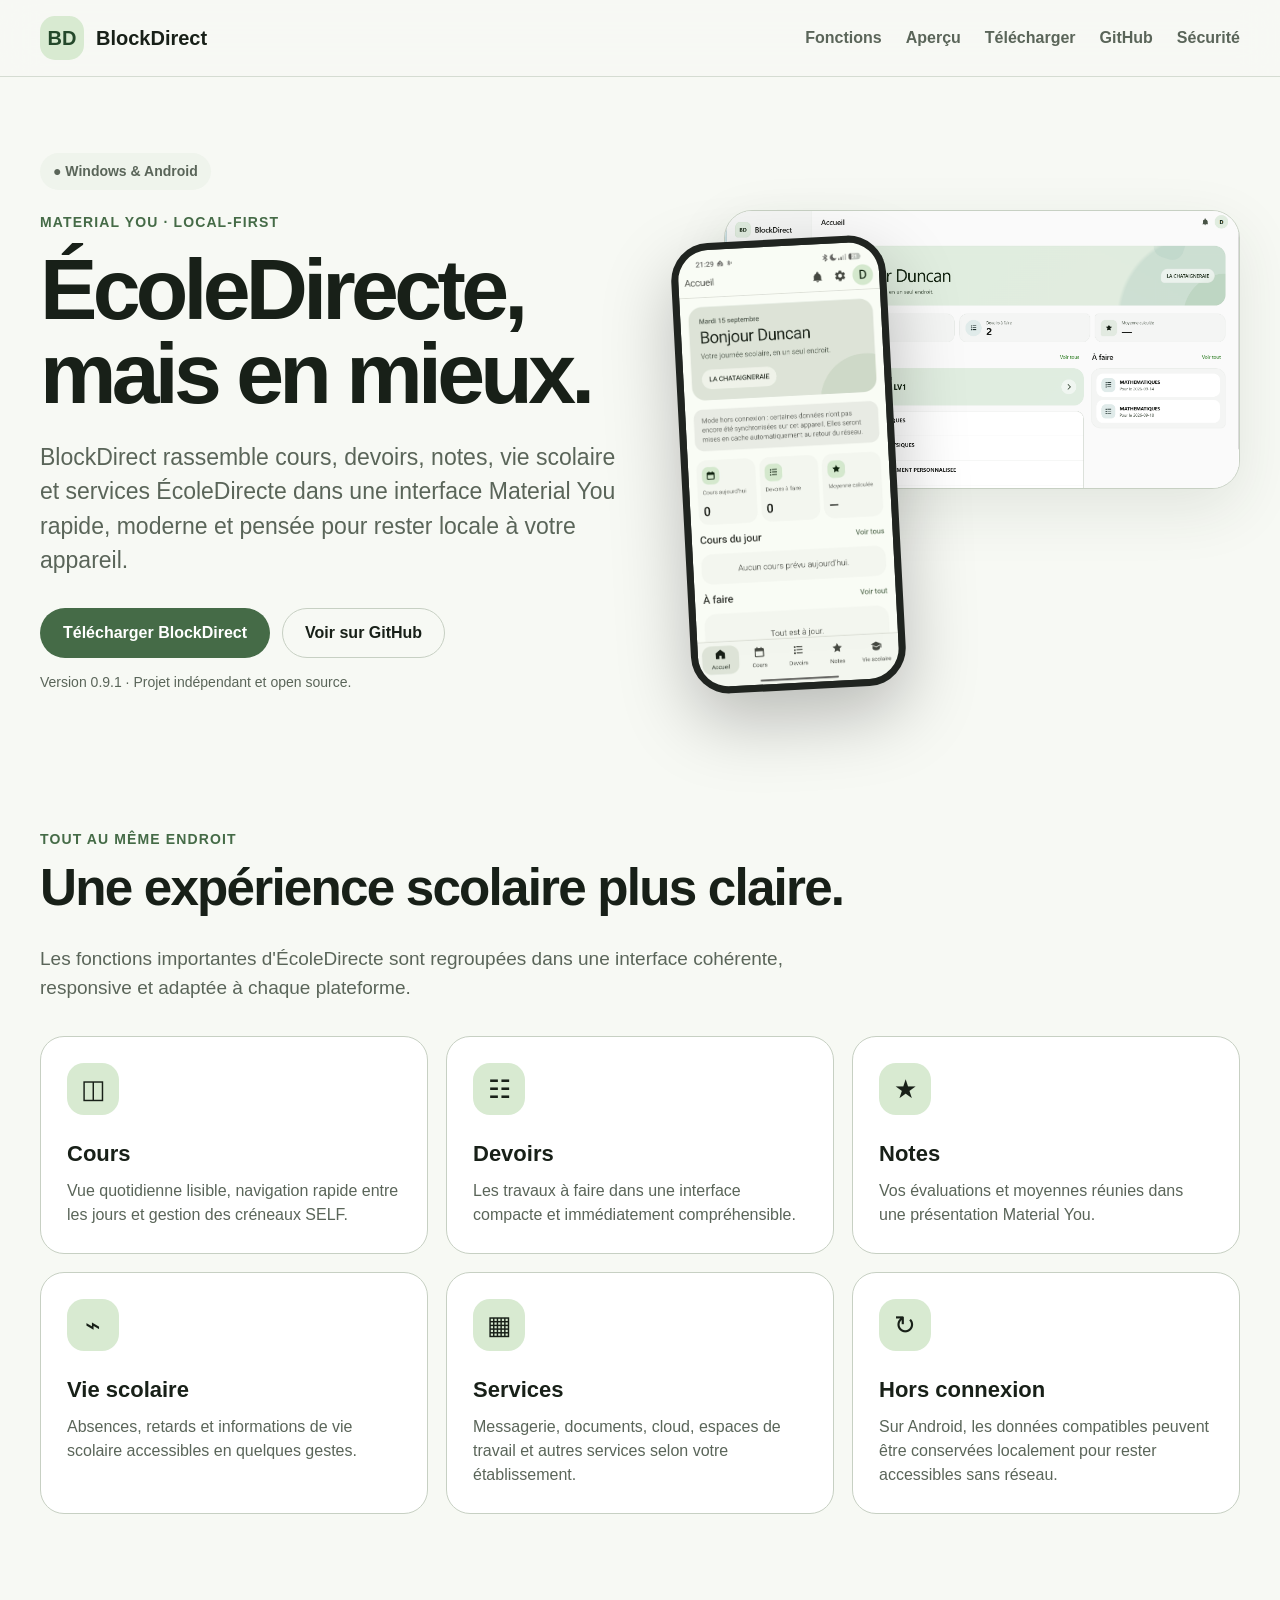
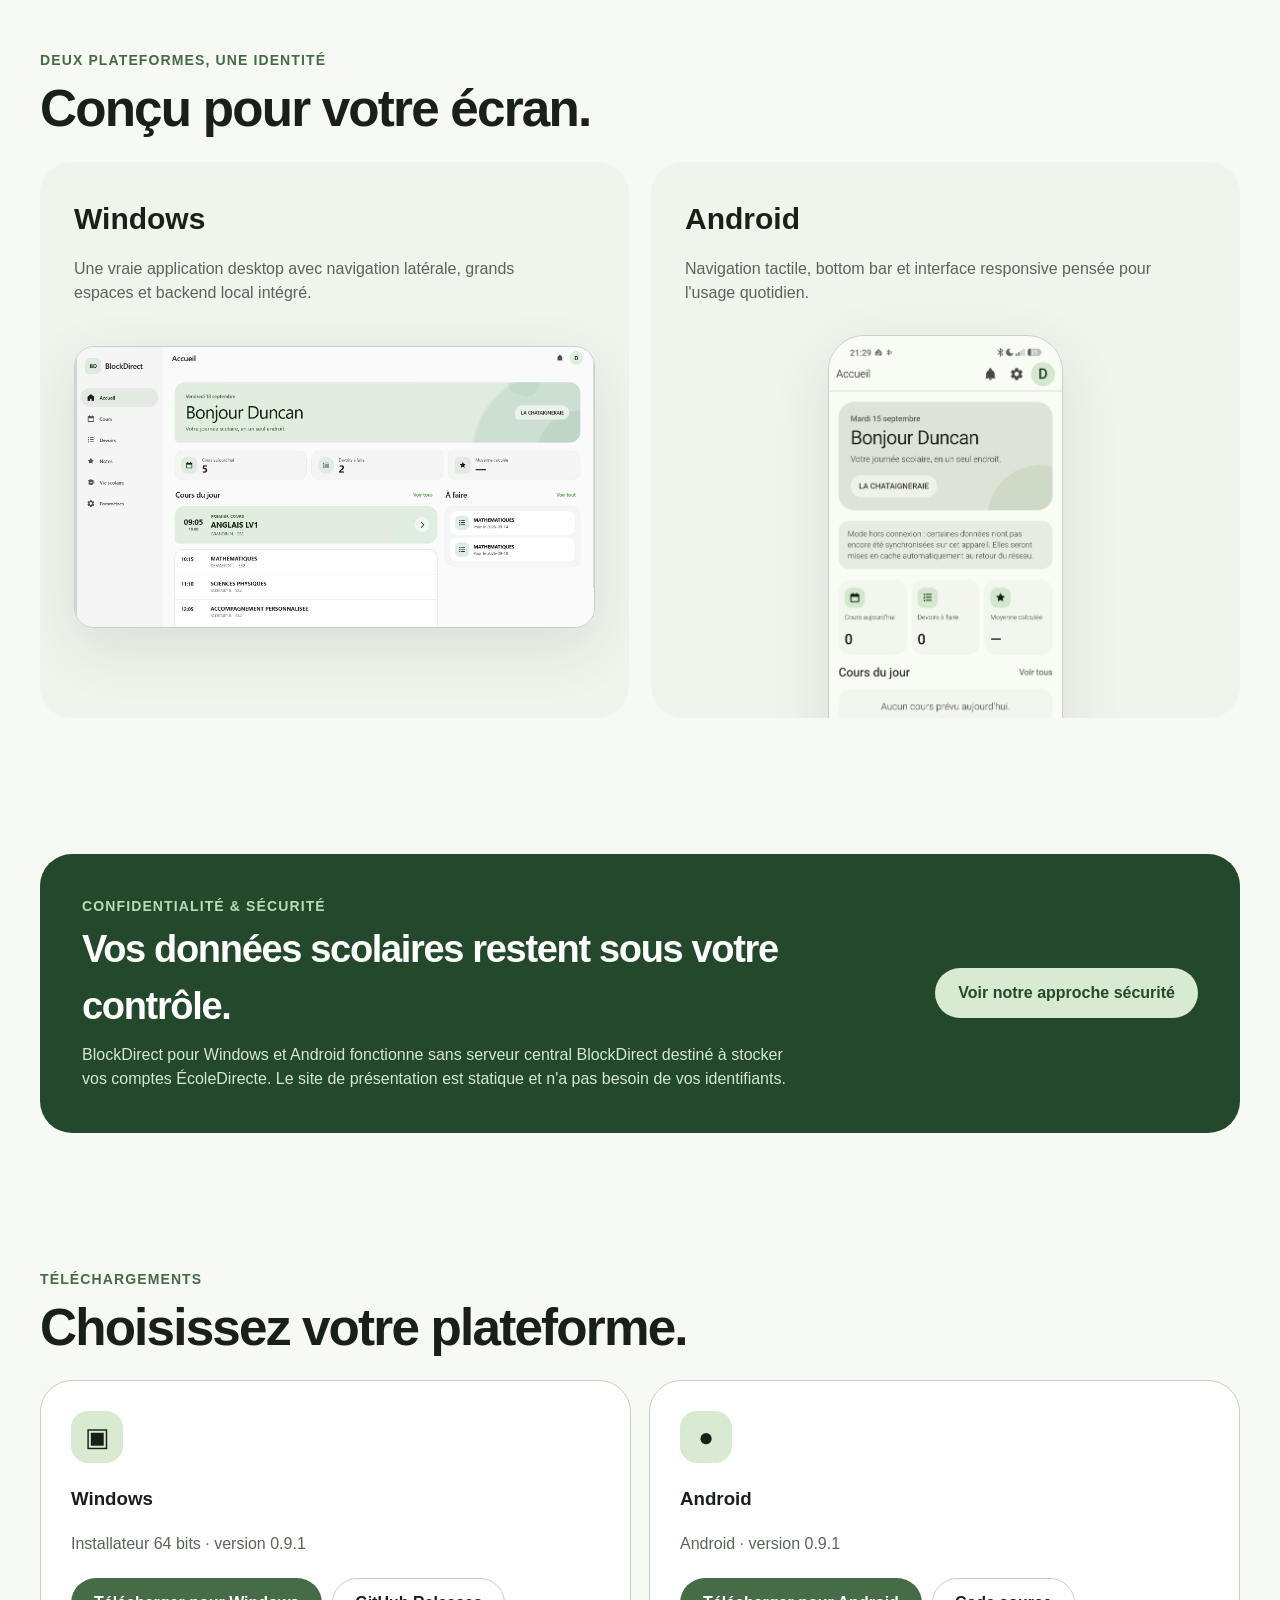
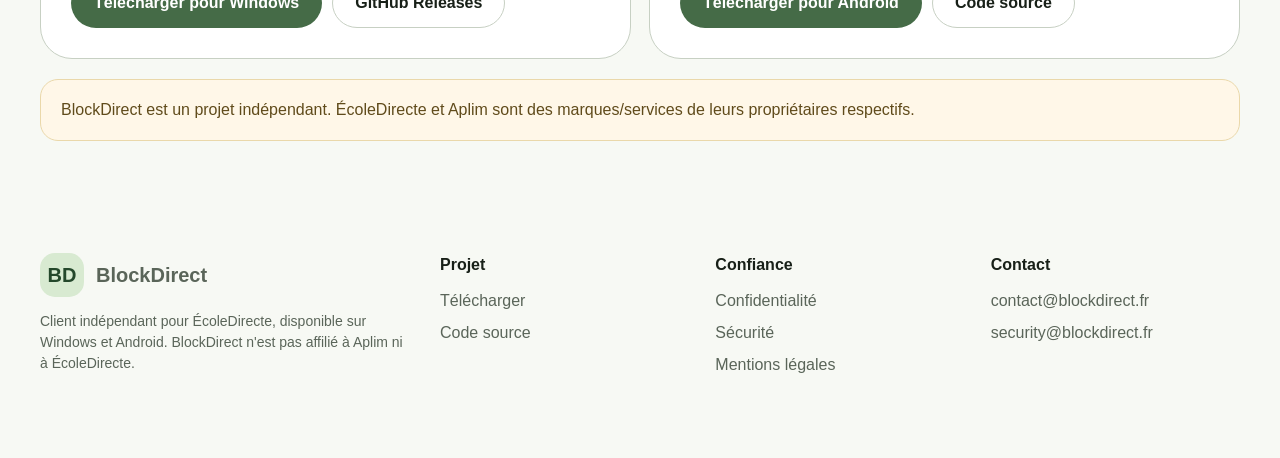
<file: index.html>
<!doctype html><html lang="fr"><head>
<meta charset="utf-8"><meta name="viewport" content="width=device-width,initial-scale=1">
<meta name="theme-color" content="#f7f9f4"><meta name="description" content="BlockDirect — une expérience Material You moderne pour ÉcoleDirecte sur Windows et Android.">
<title>BlockDirect — ÉcoleDirecte, autrement</title><link rel="icon" href="assets/favicon.svg"><link rel="stylesheet" href="style.css">
</head><body>
<header>
  <div class="wrap nav">
    <a class="brand" href="index.html"><span class="logo">BD</span><span>BlockDirect</span></a>
    <nav class="links" aria-label="Navigation principale">
      <a href="index.html#features">Fonctions</a>
      <a href="index.html#screens">Aperçu</a>
      <a href="index.html#downloads">Télécharger</a>
      <a data-github href="#">GitHub</a>
      <a href="security.html">Sécurité</a>
    </nav>
    <a class="btn tonal mobile-menu" href="index.html#downloads">Télécharger</a>
  </div>
</header>

<main>
<section class="hero"><div class="wrap hero-grid">
  <div>
    <span class="platform-pill">● Windows & Android</span>
    <div class="eyebrow" style="margin-top:22px">Material You · local-first</div>
    <h1>ÉcoleDirecte,<br>mais en mieux.</h1>
    <p class="lead">BlockDirect rassemble cours, devoirs, notes, vie scolaire et services ÉcoleDirecte dans une interface Material You rapide, moderne et pensée pour rester locale à votre appareil.</p>
    <div class="actions"><a class="btn primary" href="#downloads">Télécharger BlockDirect</a><a class="btn outline" data-github href="#">Voir sur GitHub</a></div>
    <p class="small">Version <span data-version></span> · Projet indépendant et open source.</p>
  </div>
  <div class="hero-art" aria-label="Aperçu de BlockDirect sur Windows et Android">
    <div class="desktop-card"><img src="assets/blockdirect-windows.png" alt="BlockDirect sur Windows"></div>
    <div class="phone"><img src="assets/blockdirect-android.jpg" alt="BlockDirect sur Android"></div>
  </div>
</div></section>

<section class="section" id="features"><div class="wrap">
  <div class="eyebrow">Tout au même endroit</div><h2>Une expérience scolaire plus claire.</h2>
  <p class="section-intro">Les fonctions importantes d'ÉcoleDirecte sont regroupées dans une interface cohérente, responsive et adaptée à chaque plateforme.</p>
  <div class="features">
    <article class="card"><div class="icon">◫</div><h3>Cours</h3><p>Vue quotidienne lisible, navigation rapide entre les jours et gestion des créneaux SELF.</p></article>
    <article class="card"><div class="icon">☷</div><h3>Devoirs</h3><p>Les travaux à faire dans une interface compacte et immédiatement compréhensible.</p></article>
    <article class="card"><div class="icon">★</div><h3>Notes</h3><p>Vos évaluations et moyennes réunies dans une présentation Material You.</p></article>
    <article class="card"><div class="icon">⌁</div><h3>Vie scolaire</h3><p>Absences, retards et informations de vie scolaire accessibles en quelques gestes.</p></article>
    <article class="card"><div class="icon">▦</div><h3>Services</h3><p>Messagerie, documents, cloud, espaces de travail et autres services selon votre établissement.</p></article>
    <article class="card"><div class="icon">↻</div><h3>Hors connexion</h3><p>Sur Android, les données compatibles peuvent être conservées localement pour rester accessibles sans réseau.</p></article>
  </div>
</div></section>

<section class="section" id="screens"><div class="wrap">
  <div class="eyebrow">Deux plateformes, une identité</div><h2>Conçu pour votre écran.</h2>
  <div class="showcase">
    <article class="showcase-card"><h3>Windows</h3><p>Une vraie application desktop avec navigation latérale, grands espaces et backend local intégré.</p><img src="assets/blockdirect-windows.png" alt="Interface Windows de BlockDirect"></article>
    <article class="showcase-card mobile"><h3>Android</h3><p>Navigation tactile, bottom bar et interface responsive pensée pour l'usage quotidien.</p><img src="assets/blockdirect-android.jpg" alt="Interface Android de BlockDirect"></article>
  </div>
</div></section>

<section class="section"><div class="wrap">
  <div class="security-banner">
    <div><div class="eyebrow" style="color:#b9dbba">Confidentialité & sécurité</div><h2 style="margin:4px 0 0;font-size:38px">Vos données scolaires restent sous votre contrôle.</h2><p>BlockDirect pour Windows et Android fonctionne sans serveur central BlockDirect destiné à stocker vos comptes ÉcoleDirecte. Le site de présentation est statique et n'a pas besoin de vos identifiants.</p></div>
    <a class="btn tonal" href="security.html">Voir notre approche sécurité</a>
  </div>
</div></section>

<section class="section" id="downloads"><div class="wrap">
  <div class="eyebrow">Téléchargements</div><h2>Choisissez votre plateforme.</h2>
  <div class="downloads">
    <article class="download-card"><div class="icon">▣</div><h3>Windows</h3><p class="meta">Installateur 64 bits · version <span data-version></span></p><div class="download-actions"><a class="btn primary" data-windows href="#">Télécharger pour Windows</a><a class="btn outline" data-github href="#">GitHub Releases</a></div></article>
    <article class="download-card"><div class="icon">●</div><h3>Android</h3><p class="meta">Android · version <span data-version></span></p><div class="download-actions"><a class="btn primary" data-play href="#">Télécharger pour Android</a><a class="btn outline" data-github href="#">Code source</a></div></article>
  </div>
  <div class="notice">BlockDirect est un projet indépendant. ÉcoleDirecte et Aplim sont des marques/services de leurs propriétaires respectifs.</div>
</div></section>
</main>
<footer>
  <div class="wrap footer-grid">
    <div>
      <div class="brand"><span class="logo">BD</span><span>BlockDirect</span></div>
      <p class="small">Client indépendant pour ÉcoleDirecte, disponible sur Windows et Android. BlockDirect n'est pas affilié à Aplim ni à ÉcoleDirecte.</p>
    </div>
    <div><h4>Projet</h4><a href="index.html#downloads">Télécharger</a><a data-github href="#">Code source</a></div>
    <div><h4>Confiance</h4><a href="privacy.html">Confidentialité</a><a href="security.html">Sécurité</a><a href="legal.html">Mentions légales</a></div>
    <div><h4>Contact</h4><a data-contact href="#">contact</a><a data-security href="#">sécurité</a></div>
  </div>
</footer>
<script src="config.js"></script><script src="app.js"></script>
</body></html>
</file>
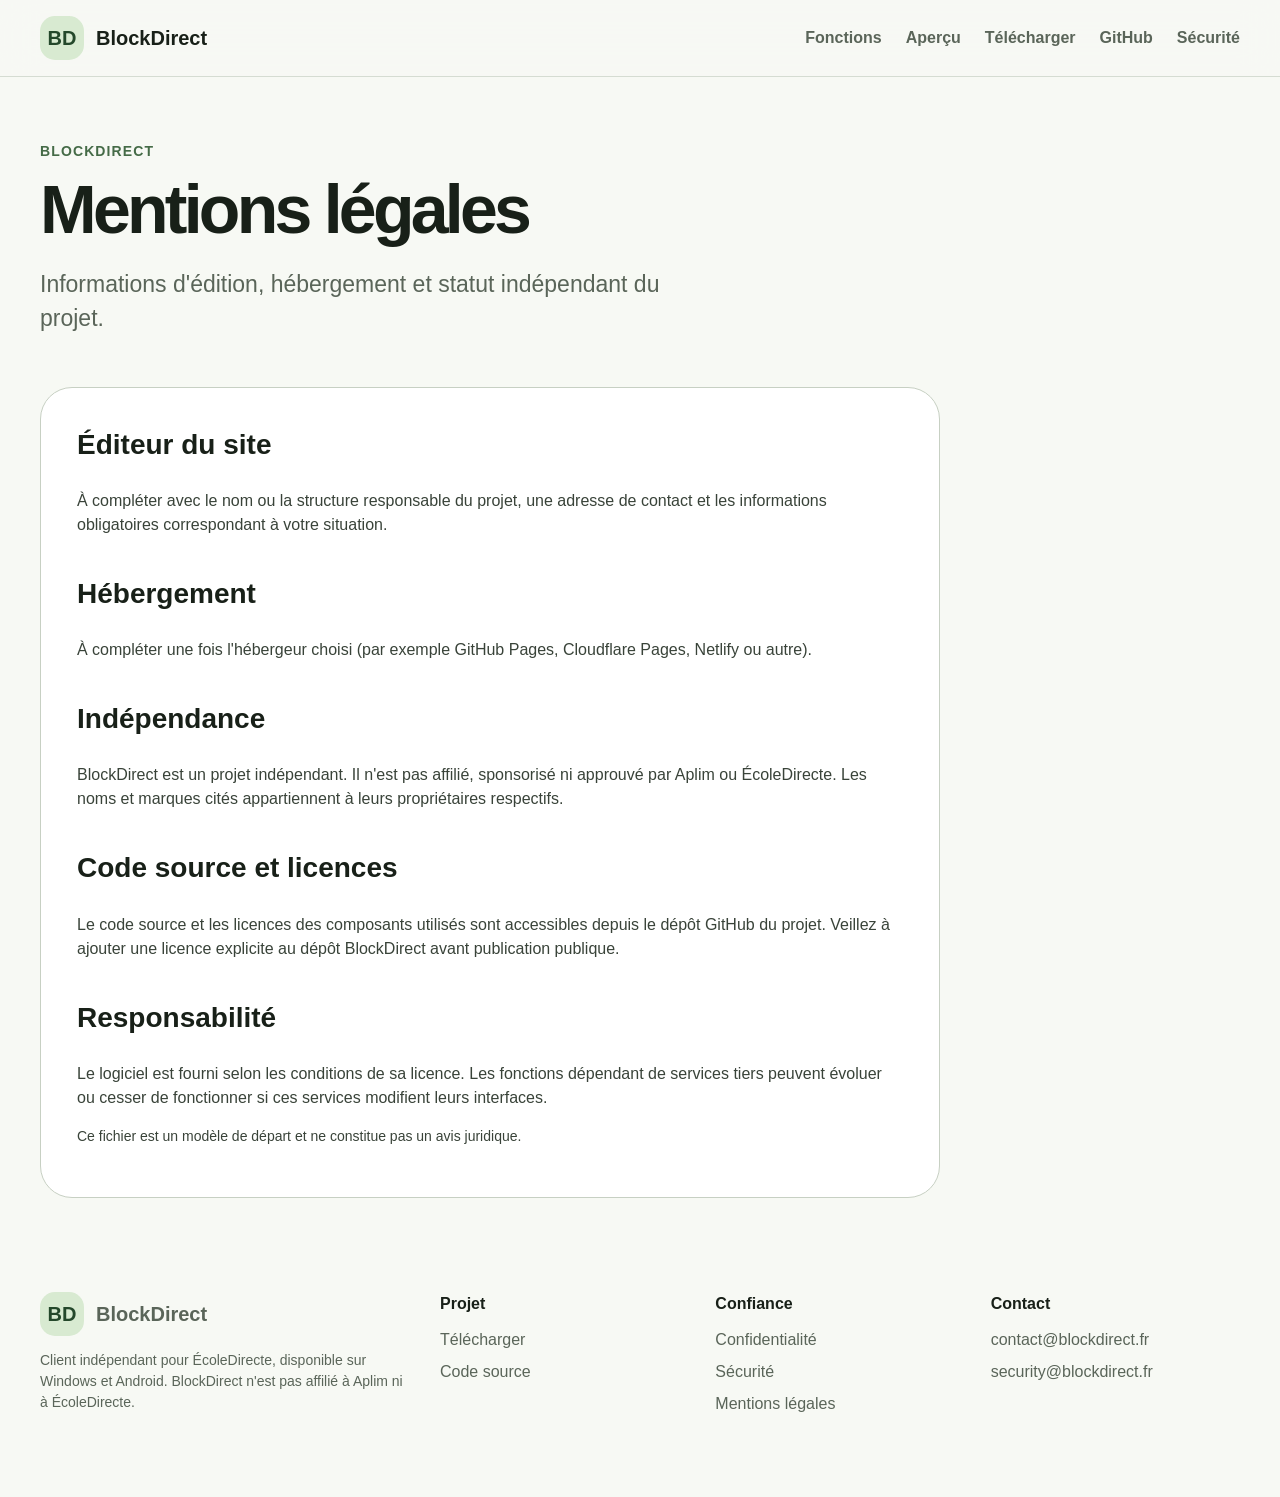
<file: legal.html>
<!doctype html><html lang="fr"><head><meta charset="utf-8"><meta name="viewport" content="width=device-width,initial-scale=1">
<meta name="theme-color" content="#f7f9f4"><title>Mentions légales — BlockDirect</title><link rel="icon" href="assets/favicon.svg"><link rel="stylesheet" href="style.css"></head>
<body>
<header>
  <div class="wrap nav">
    <a class="brand" href="index.html"><span class="logo">BD</span><span>BlockDirect</span></a>
    <nav class="links" aria-label="Navigation principale">
      <a href="index.html#features">Fonctions</a>
      <a href="index.html#screens">Aperçu</a>
      <a href="index.html#downloads">Télécharger</a>
      <a data-github href="#">GitHub</a>
      <a href="security.html">Sécurité</a>
    </nav>
    <a class="btn tonal mobile-menu" href="index.html#downloads">Télécharger</a>
  </div>
</header>
<main><section class="page-hero"><div class="wrap"><div class="eyebrow">BlockDirect</div><h1>Mentions légales</h1><p class="lead">Informations d'édition, hébergement et statut indépendant du projet.</p></div></section>
<section><div class="wrap"><article class="prose">
<h2>Éditeur du site</h2>
<p>À compléter avec le nom ou la structure responsable du projet, une adresse de contact et les informations obligatoires correspondant à votre situation.</p>
<h2>Hébergement</h2>
<p>À compléter une fois l'hébergeur choisi (par exemple GitHub Pages, Cloudflare Pages, Netlify ou autre).</p>
<h2>Indépendance</h2>
<p>BlockDirect est un projet indépendant. Il n'est pas affilié, sponsorisé ni approuvé par Aplim ou ÉcoleDirecte. Les noms et marques cités appartiennent à leurs propriétaires respectifs.</p>
<h2>Code source et licences</h2>
<p>Le code source et les licences des composants utilisés sont accessibles depuis le dépôt GitHub du projet. Veillez à ajouter une licence explicite au dépôt BlockDirect avant publication publique.</p>
<h2>Responsabilité</h2>
<p>Le logiciel est fourni selon les conditions de sa licence. Les fonctions dépendant de services tiers peuvent évoluer ou cesser de fonctionner si ces services modifient leurs interfaces.</p>
<p class="small">Ce fichier est un modèle de départ et ne constitue pas un avis juridique.</p>
</article></div></section></main>
<footer>
  <div class="wrap footer-grid">
    <div>
      <div class="brand"><span class="logo">BD</span><span>BlockDirect</span></div>
      <p class="small">Client indépendant pour ÉcoleDirecte, disponible sur Windows et Android. BlockDirect n'est pas affilié à Aplim ni à ÉcoleDirecte.</p>
    </div>
    <div><h4>Projet</h4><a href="index.html#downloads">Télécharger</a><a data-github href="#">Code source</a></div>
    <div><h4>Confiance</h4><a href="privacy.html">Confidentialité</a><a href="security.html">Sécurité</a><a href="legal.html">Mentions légales</a></div>
    <div><h4>Contact</h4><a data-contact href="#">contact</a><a data-security href="#">sécurité</a></div>
  </div>
</footer>
<script src="config.js"></script><script src="app.js"></script>
</body></html>
</file>
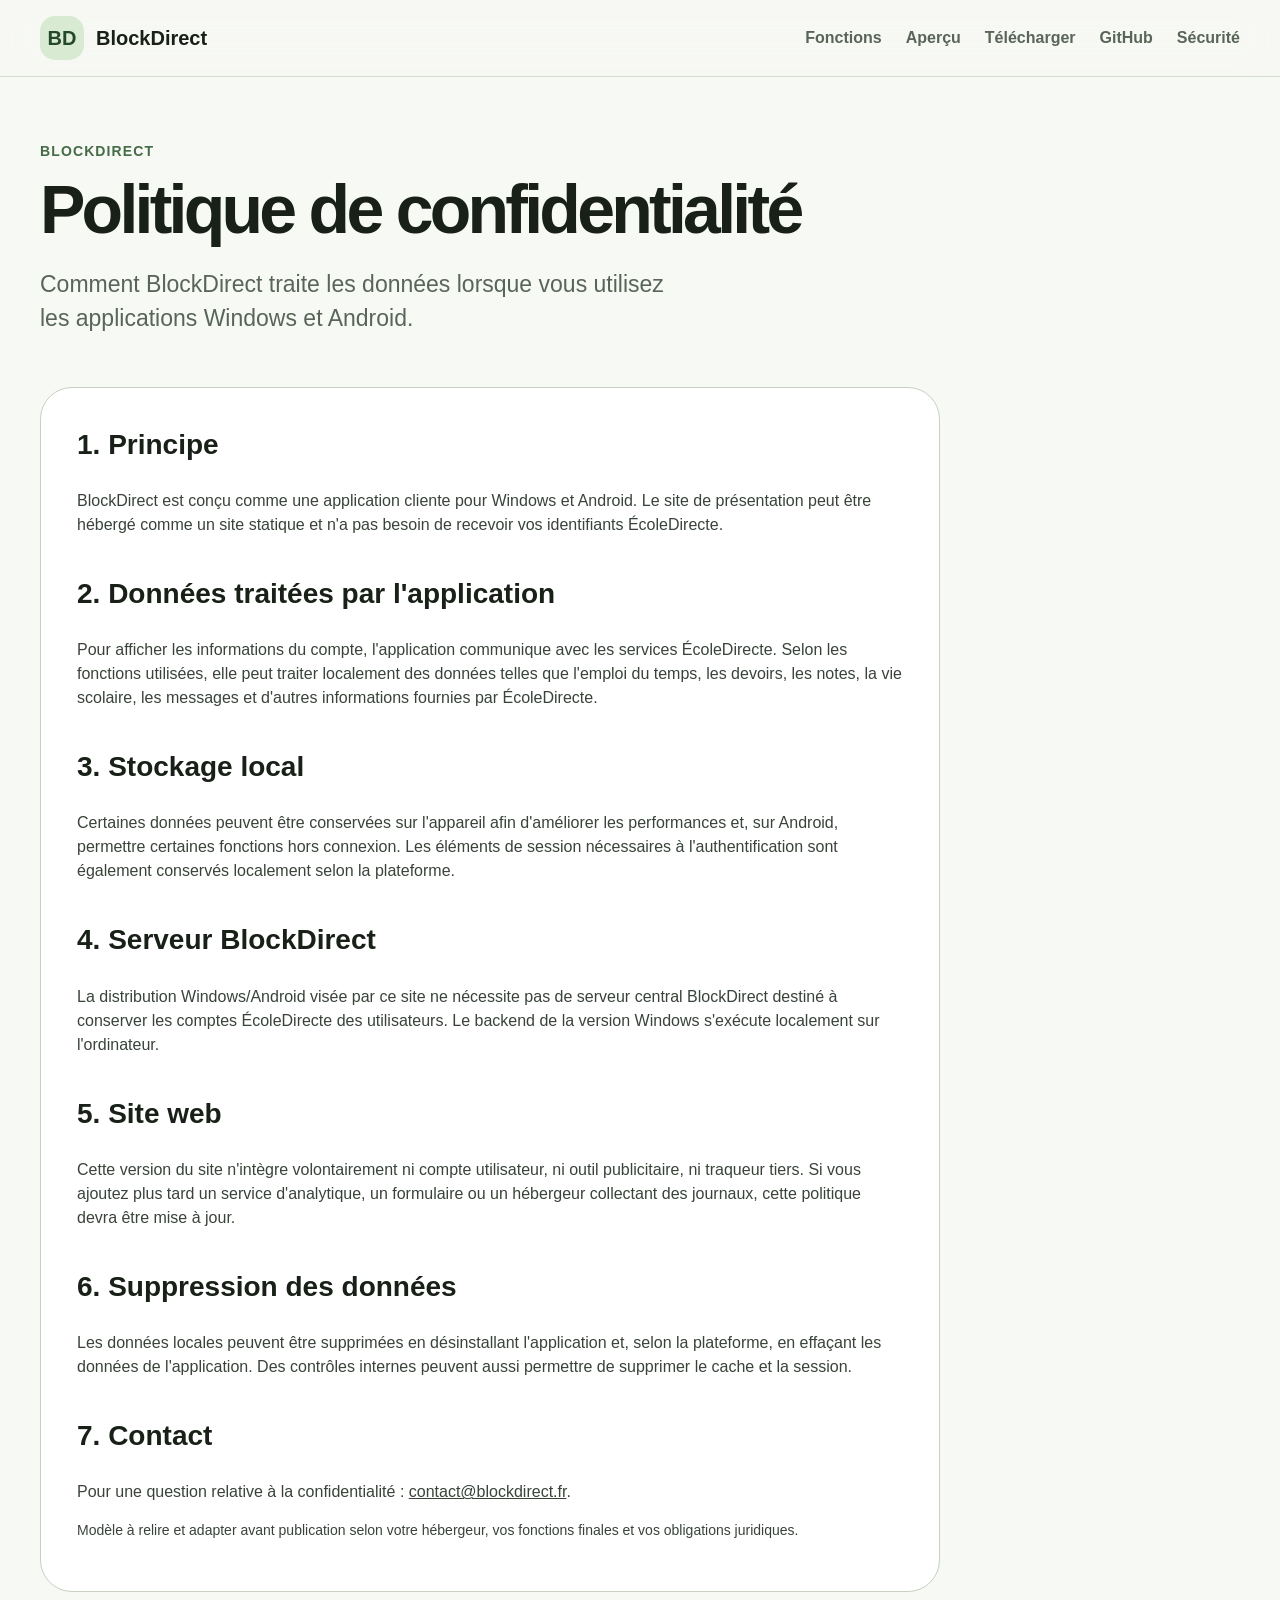
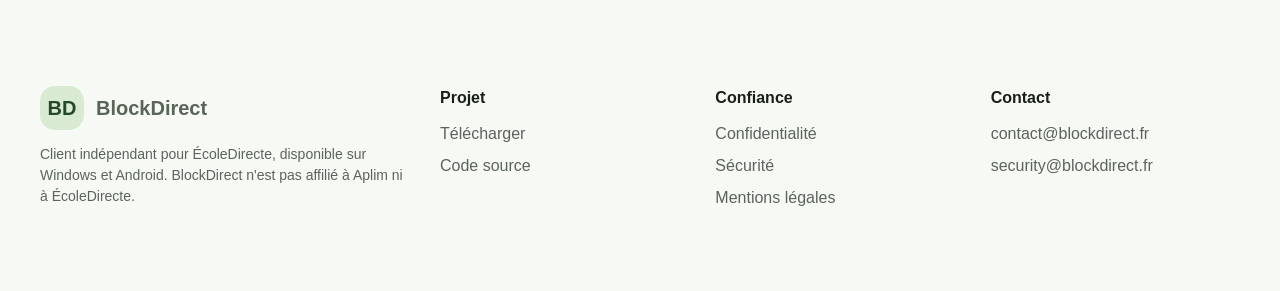
<file: privacy.html>
<!doctype html><html lang="fr"><head><meta charset="utf-8"><meta name="viewport" content="width=device-width,initial-scale=1">
<meta name="theme-color" content="#f7f9f4"><title>Politique de confidentialité — BlockDirect</title><link rel="icon" href="assets/favicon.svg"><link rel="stylesheet" href="style.css"></head>
<body>
<header>
  <div class="wrap nav">
    <a class="brand" href="index.html"><span class="logo">BD</span><span>BlockDirect</span></a>
    <nav class="links" aria-label="Navigation principale">
      <a href="index.html#features">Fonctions</a>
      <a href="index.html#screens">Aperçu</a>
      <a href="index.html#downloads">Télécharger</a>
      <a data-github href="#">GitHub</a>
      <a href="security.html">Sécurité</a>
    </nav>
    <a class="btn tonal mobile-menu" href="index.html#downloads">Télécharger</a>
  </div>
</header>
<main><section class="page-hero"><div class="wrap"><div class="eyebrow">BlockDirect</div><h1>Politique de confidentialité</h1><p class="lead">Comment BlockDirect traite les données lorsque vous utilisez les applications Windows et Android.</p></div></section>
<section><div class="wrap"><article class="prose">
<h2>1. Principe</h2>
<p>BlockDirect est conçu comme une application cliente pour Windows et Android. Le site de présentation peut être hébergé comme un site statique et n'a pas besoin de recevoir vos identifiants ÉcoleDirecte.</p>
<h2>2. Données traitées par l'application</h2>
<p>Pour afficher les informations du compte, l'application communique avec les services ÉcoleDirecte. Selon les fonctions utilisées, elle peut traiter localement des données telles que l'emploi du temps, les devoirs, les notes, la vie scolaire, les messages et d'autres informations fournies par ÉcoleDirecte.</p>
<h2>3. Stockage local</h2>
<p>Certaines données peuvent être conservées sur l'appareil afin d'améliorer les performances et, sur Android, permettre certaines fonctions hors connexion. Les éléments de session nécessaires à l'authentification sont également conservés localement selon la plateforme.</p>
<h2>4. Serveur BlockDirect</h2>
<p>La distribution Windows/Android visée par ce site ne nécessite pas de serveur central BlockDirect destiné à conserver les comptes ÉcoleDirecte des utilisateurs. Le backend de la version Windows s'exécute localement sur l'ordinateur.</p>
<h2>5. Site web</h2>
<p>Cette version du site n'intègre volontairement ni compte utilisateur, ni outil publicitaire, ni traqueur tiers. Si vous ajoutez plus tard un service d'analytique, un formulaire ou un hébergeur collectant des journaux, cette politique devra être mise à jour.</p>
<h2>6. Suppression des données</h2>
<p>Les données locales peuvent être supprimées en désinstallant l'application et, selon la plateforme, en effaçant les données de l'application. Des contrôles internes peuvent aussi permettre de supprimer le cache et la session.</p>
<h2>7. Contact</h2><p>Pour une question relative à la confidentialité : <a data-contact href="#"></a>.</p>
<p class="small">Modèle à relire et adapter avant publication selon votre hébergeur, vos fonctions finales et vos obligations juridiques.</p>
</article></div></section></main>
<footer>
  <div class="wrap footer-grid">
    <div>
      <div class="brand"><span class="logo">BD</span><span>BlockDirect</span></div>
      <p class="small">Client indépendant pour ÉcoleDirecte, disponible sur Windows et Android. BlockDirect n'est pas affilié à Aplim ni à ÉcoleDirecte.</p>
    </div>
    <div><h4>Projet</h4><a href="index.html#downloads">Télécharger</a><a data-github href="#">Code source</a></div>
    <div><h4>Confiance</h4><a href="privacy.html">Confidentialité</a><a href="security.html">Sécurité</a><a href="legal.html">Mentions légales</a></div>
    <div><h4>Contact</h4><a data-contact href="#">contact</a><a data-security href="#">sécurité</a></div>
  </div>
</footer>
<script src="config.js"></script><script src="app.js"></script>
</body></html>
</file>
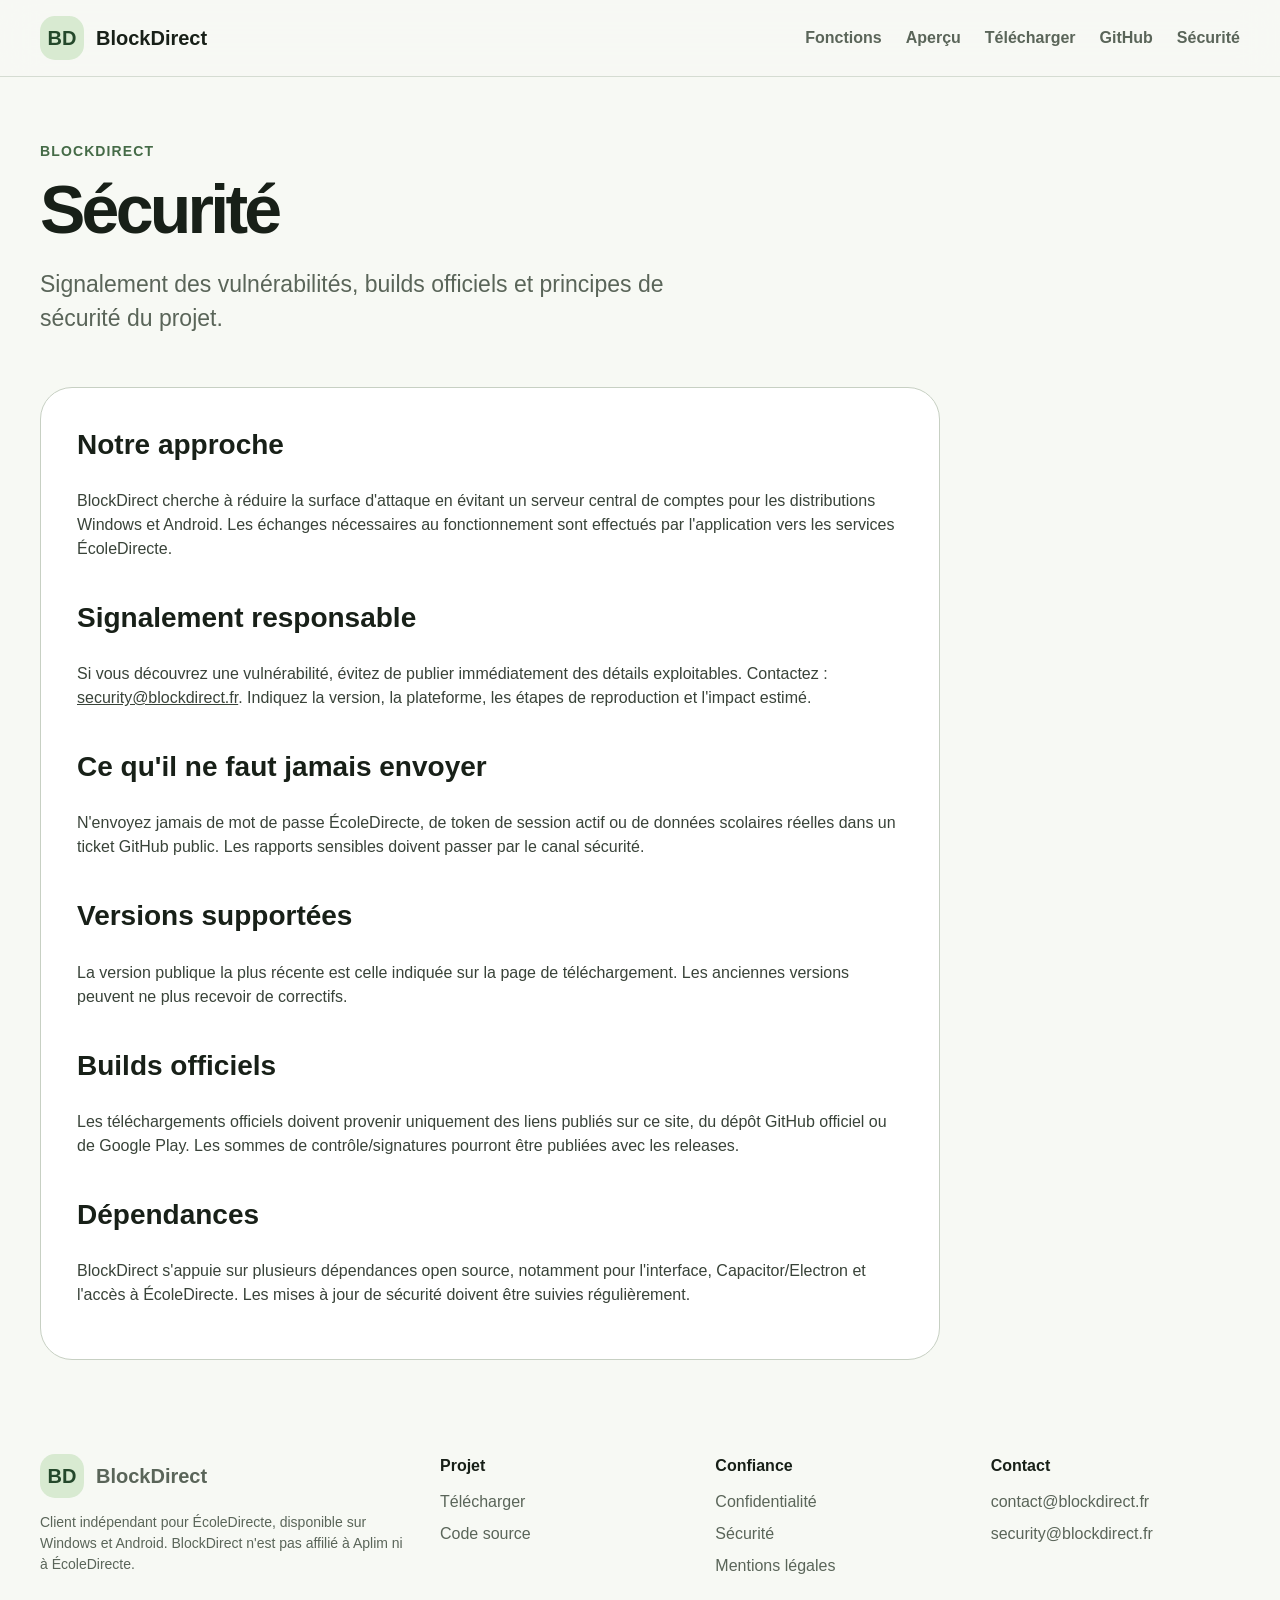
<file: security.html>
<!doctype html><html lang="fr"><head><meta charset="utf-8"><meta name="viewport" content="width=device-width,initial-scale=1">
<meta name="theme-color" content="#f7f9f4"><title>Sécurité — BlockDirect</title><link rel="icon" href="assets/favicon.svg"><link rel="stylesheet" href="style.css"></head>
<body>
<header>
  <div class="wrap nav">
    <a class="brand" href="index.html"><span class="logo">BD</span><span>BlockDirect</span></a>
    <nav class="links" aria-label="Navigation principale">
      <a href="index.html#features">Fonctions</a>
      <a href="index.html#screens">Aperçu</a>
      <a href="index.html#downloads">Télécharger</a>
      <a data-github href="#">GitHub</a>
      <a href="security.html">Sécurité</a>
    </nav>
    <a class="btn tonal mobile-menu" href="index.html#downloads">Télécharger</a>
  </div>
</header>
<main><section class="page-hero"><div class="wrap"><div class="eyebrow">BlockDirect</div><h1>Sécurité</h1><p class="lead">Signalement des vulnérabilités, builds officiels et principes de sécurité du projet.</p></div></section>
<section><div class="wrap"><article class="prose">
<h2>Notre approche</h2>
<p>BlockDirect cherche à réduire la surface d'attaque en évitant un serveur central de comptes pour les distributions Windows et Android. Les échanges nécessaires au fonctionnement sont effectués par l'application vers les services ÉcoleDirecte.</p>
<h2>Signalement responsable</h2>
<p>Si vous découvrez une vulnérabilité, évitez de publier immédiatement des détails exploitables. Contactez : <a data-security href="#"></a>. Indiquez la version, la plateforme, les étapes de reproduction et l'impact estimé.</p>
<h2>Ce qu'il ne faut jamais envoyer</h2>
<p>N'envoyez jamais de mot de passe ÉcoleDirecte, de token de session actif ou de données scolaires réelles dans un ticket GitHub public. Les rapports sensibles doivent passer par le canal sécurité.</p>
<h2>Versions supportées</h2>
<p>La version publique la plus récente est celle indiquée sur la page de téléchargement. Les anciennes versions peuvent ne plus recevoir de correctifs.</p>
<h2>Builds officiels</h2>
<p>Les téléchargements officiels doivent provenir uniquement des liens publiés sur ce site, du dépôt GitHub officiel ou de Google Play. Les sommes de contrôle/signatures pourront être publiées avec les releases.</p>
<h2>Dépendances</h2>
<p>BlockDirect s'appuie sur plusieurs dépendances open source, notamment pour l'interface, Capacitor/Electron et l'accès à ÉcoleDirecte. Les mises à jour de sécurité doivent être suivies régulièrement.</p>
</article></div></section></main>
<footer>
  <div class="wrap footer-grid">
    <div>
      <div class="brand"><span class="logo">BD</span><span>BlockDirect</span></div>
      <p class="small">Client indépendant pour ÉcoleDirecte, disponible sur Windows et Android. BlockDirect n'est pas affilié à Aplim ni à ÉcoleDirecte.</p>
    </div>
    <div><h4>Projet</h4><a href="index.html#downloads">Télécharger</a><a data-github href="#">Code source</a></div>
    <div><h4>Confiance</h4><a href="privacy.html">Confidentialité</a><a href="security.html">Sécurité</a><a href="legal.html">Mentions légales</a></div>
    <div><h4>Contact</h4><a data-contact href="#">contact</a><a data-security href="#">sécurité</a></div>
  </div>
</footer>
<script src="config.js"></script><script src="app.js"></script>
</body></html>
</file>
<file: style.css>
:root{
  --bg:#f7f9f4; --surface:#fff; --surface-2:#eff4ec; --surface-3:#e2eadf;
  --text:#182018; --muted:#5a6559; --primary:#456b47; --primary-strong:#24482b;
  --primary-container:#d8ead1; --outline:#c7d0c3; --danger:#ba1a1a;
  --radius-xl:32px; --radius-lg:24px; --radius-md:18px; --shadow:0 20px 60px rgba(37,55,36,.10);
  --max:1200px;
}
*{box-sizing:border-box}
html{scroll-behavior:smooth}
body{margin:0;background:var(--bg);color:var(--text);font-family:Inter,Roboto,"Segoe UI",Arial,sans-serif;line-height:1.5}
a{color:inherit}
.wrap{width:min(calc(100% - 40px),var(--max));margin:auto}
header{position:sticky;top:0;z-index:50;background:color-mix(in srgb,var(--bg) 86%,transparent);backdrop-filter:blur(18px);border-bottom:1px solid color-mix(in srgb,var(--outline) 70%,transparent)}
.nav{height:76px;display:flex;align-items:center;justify-content:space-between;gap:24px}
.brand{display:flex;align-items:center;gap:12px;text-decoration:none;font-weight:750;font-size:20px}
.logo{width:44px;height:44px;border-radius:15px;background:var(--primary-container);display:grid;place-items:center;color:var(--primary-strong);font-weight:800}
.links{display:flex;gap:24px;align-items:center}
.links a{text-decoration:none;color:var(--muted);font-weight:600}
.links a:hover{color:var(--text)}
.btn{display:inline-flex;align-items:center;justify-content:center;gap:10px;min-height:50px;padding:0 22px;border-radius:999px;text-decoration:none;font-weight:700;border:1px solid transparent;transition:.18s ease;cursor:pointer}
.btn:hover{transform:translateY(-1px)}
.btn.primary{background:var(--primary);color:white}
.btn.tonal{background:var(--primary-container);color:var(--primary-strong)}
.btn.outline{border-color:var(--outline);background:transparent}
.btn.disabled{opacity:.55;pointer-events:none}
.hero{padding:76px 0 54px}
.hero-grid{display:grid;grid-template-columns:1.05fr .95fr;gap:56px;align-items:center}
.eyebrow{font-size:14px;letter-spacing:.08em;text-transform:uppercase;color:var(--primary);font-weight:800}
h1{font-size:clamp(48px,7vw,86px);line-height:.98;letter-spacing:-.055em;margin:14px 0 24px;font-weight:650}
.lead{font-size:clamp(18px,2vw,23px);color:var(--muted);max-width:650px}
.actions{display:flex;flex-wrap:wrap;gap:12px;margin-top:30px}
.hero-art{position:relative;min-height:500px}
.desktop-card{position:absolute;right:0;top:30px;width:min(610px,95%);border-radius:28px;overflow:hidden;box-shadow:var(--shadow);border:1px solid var(--outline);background:white}
.desktop-card img{display:block;width:100%}
.phone{position:absolute;left:-16px;bottom:-10px;width:215px;border-radius:38px;padding:7px;background:#202420;box-shadow:0 28px 70px rgba(0,0,0,.25);transform:rotate(-3deg)}
.phone img{display:block;width:100%;border-radius:31px}
.platform-pill{display:inline-flex;align-items:center;gap:8px;background:var(--surface-2);padding:8px 13px;border-radius:999px;font-size:14px;font-weight:700;color:var(--muted)}
.section{padding:68px 0}
.section h2{font-size:clamp(34px,4vw,52px);letter-spacing:-.035em;margin:0 0 14px}
.section-intro{font-size:19px;color:var(--muted);max-width:760px;margin-bottom:34px}
.features{display:grid;grid-template-columns:repeat(3,1fr);gap:18px}
.card{background:var(--surface);border:1px solid var(--outline);border-radius:var(--radius-lg);padding:26px}
.icon{width:52px;height:52px;border-radius:17px;background:var(--primary-container);display:grid;place-items:center;font-size:26px;margin-bottom:22px}
.card h3{font-size:22px;margin:0 0 9px}
.card p{margin:0;color:var(--muted)}
.showcase{display:grid;grid-template-columns:1fr 1fr;gap:22px}
.showcase-card{background:var(--surface-2);border-radius:var(--radius-xl);padding:34px;overflow:hidden;min-height:410px;position:relative}
.showcase-card h3{font-size:30px;margin:0 0 10px}
.showcase-card p{color:var(--muted);max-width:500px}
.showcase-card img{margin-top:25px;width:100%;border-radius:20px;border:1px solid var(--outline);box-shadow:var(--shadow)}
.showcase-card.mobile img{width:235px;display:block;margin:30px auto -160px;border-radius:36px}
.security-banner{background:var(--primary-strong);color:white;border-radius:var(--radius-xl);padding:42px;display:grid;grid-template-columns:1fr auto;gap:28px;align-items:center}
.security-banner p{color:#d7e7d5;margin:8px 0 0;max-width:720px}
.downloads{display:grid;grid-template-columns:1fr 1fr;gap:18px}
.download-card{background:var(--surface);border:1px solid var(--outline);border-radius:var(--radius-xl);padding:30px}
.download-card .meta{color:var(--muted);margin:6px 0 22px}
.download-actions{display:flex;flex-wrap:wrap;gap:10px}
.notice{margin-top:20px;padding:18px 20px;background:#fff7e8;border-radius:18px;color:#604b1b;border:1px solid #ead8aa}
footer{padding:44px 0 70px;color:var(--muted)}
.footer-grid{display:grid;grid-template-columns:1.5fr repeat(3,1fr);gap:26px}
.footer-grid h4{color:var(--text);margin:0 0 12px}
.footer-grid a{display:block;text-decoration:none;margin:8px 0}
.page-hero{padding:64px 0 28px}
.page-hero h1{font-size:clamp(42px,6vw,68px)}
.prose{max-width:900px;background:var(--surface);border:1px solid var(--outline);border-radius:var(--radius-xl);padding:36px;margin-bottom:50px}
.prose h2{font-size:28px;margin-top:36px}
.prose h2:first-child{margin-top:0}
.prose p,.prose li{color:#394339}
.prose code{background:var(--surface-2);padding:2px 6px;border-radius:6px}
.small{font-size:14px;color:var(--muted)}
.mobile-menu{display:none}
@media(max-width:900px){
  .hero-grid,.showcase,.downloads{grid-template-columns:1fr}
  .hero-art{min-height:430px}
  .desktop-card{width:94%;right:0}
  .phone{left:5px;width:180px}
  .features{grid-template-columns:1fr 1fr}
  .security-banner{grid-template-columns:1fr}
  .links{display:none}
  .mobile-menu{display:inline-flex}
  .footer-grid{grid-template-columns:1fr 1fr}
}
@media(max-width:620px){
  .wrap{width:min(calc(100% - 24px),var(--max))}
  .hero{padding-top:46px}
  h1{font-size:52px}
  .hero-art{min-height:330px}
  .desktop-card{top:20px}
  .phone{width:140px}
  .features{grid-template-columns:1fr}
  .showcase-card{padding:24px;min-height:330px}
  .footer-grid{grid-template-columns:1fr}
  .prose{padding:24px}
}
</file>
